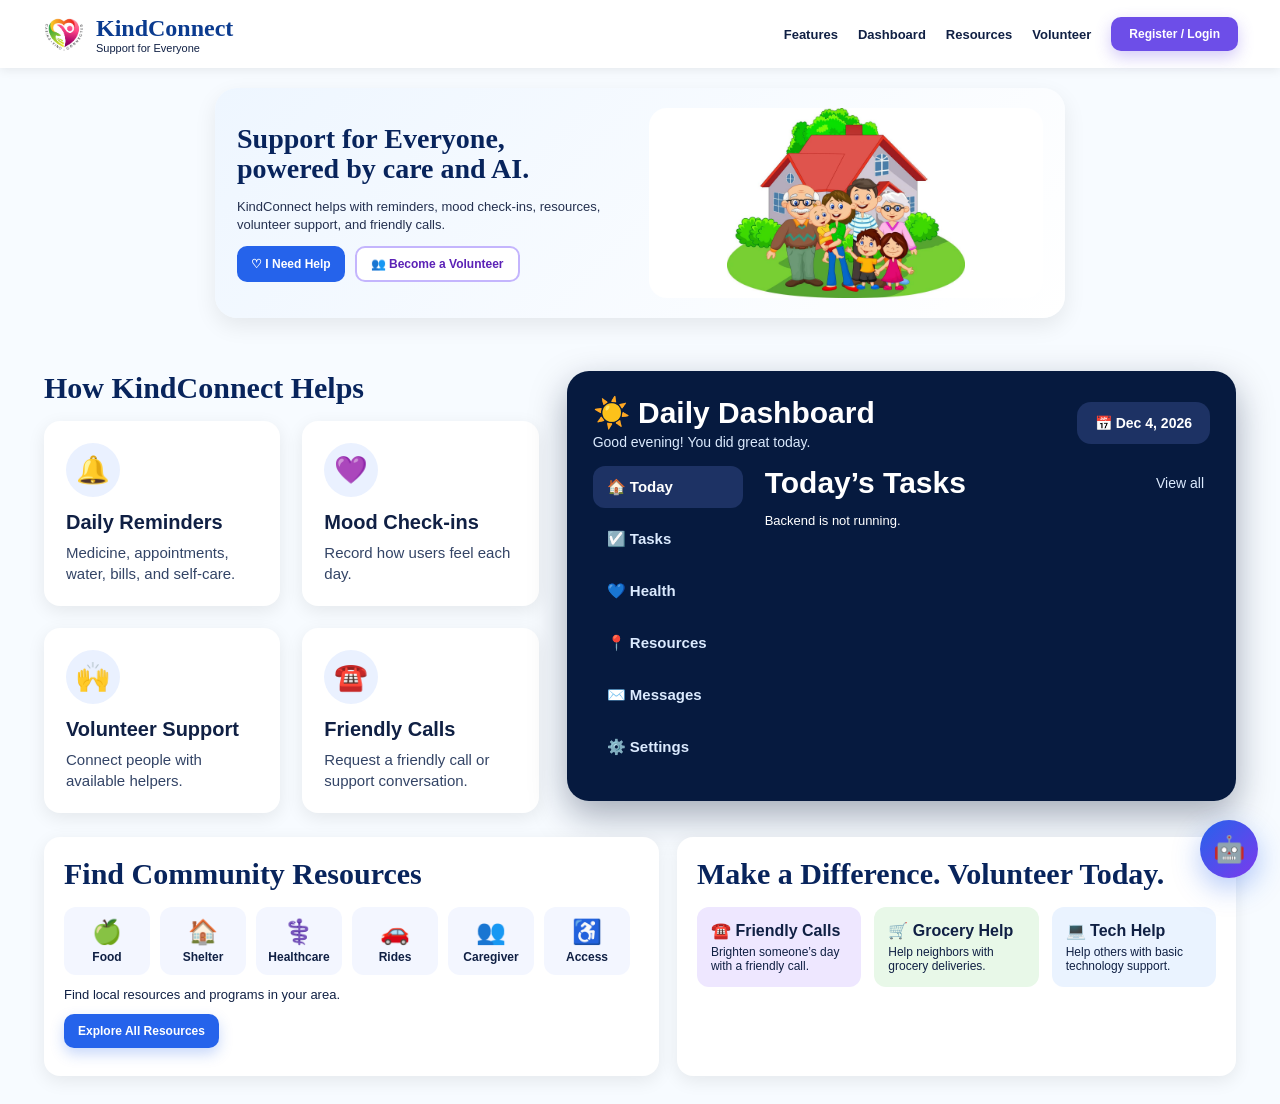
<file: frontend/index.html>
<!DOCTYPE html>
<html lang="en">

<head>
    <meta charset="UTF-8" />
    <meta name="viewport" content="width=device-width, initial-scale=1.0" />
    <title>KindConnect</title>
    <link rel="stylesheet" href="style.css">
</head>

<body>

    <header>
        <div class="logo">
            <div class="logo-circle">
                <img src=" ./images/logo.jpg" alt="KindConnect Logo">
            </div>
            <div>
                <h1>KindConnect</h1>
                <p>Support for Everyone</p>
            </div>
        </div>

        <nav>
            <a onclick="scrollToSection('features')">Features</a>
            <a onclick="scrollToSection('dashboard')">Dashboard</a>
            <a onclick="scrollToSection('resources')">Resources</a>
            <a onclick="scrollToSection('volunteer')">Volunteer</a>
            <button class="login-btn" onclick="openRegister()">Register / Login</button>
        </nav>
    </header>

    <section class="hero-small">
        <div class="hero-small-text">
            <h2>Support for Everyone,<br>powered by care and AI.</h2>

            <p>
                KindConnect helps with reminders, mood check-ins, resources,
                volunteer support, and friendly calls.
            </p>

            <div class="hero-small-buttons">
                <button onclick="openHelpRequest('General Help')">♡ I Need Help</button>
                <button onclick="openVolunteerSupport()">👥 Become a Volunteer</button>
            </div>
        </div>

        <div class="hero-small-image">
            <img src="images/KindCo.jpg" alt="KindConnect Hero Image">
        </div>
    </section>

    <main class="main">

        <div class="grid-layout">

            <div id="features">
                <h2 class="section-title">How KindConnect Helps</h2>

                <div class="feature-grid">
                    <div class="feature-card" onclick="openReminderForm('Medicine')">
                        <div class="icon-circle">🔔</div>
                        <h3>Daily Reminders</h3>
                        <p>Medicine, appointments, water, bills, and self-care.</p>
                    </div>

                    <div class="feature-card" onclick="openMoodForm()">
                        <div class="icon-circle">💜</div>
                        <h3>Mood Check-ins</h3>
                        <p>Record how users feel each day.</p>
                    </div>

                    <div class="feature-card" onclick="openVolunteerSupport()">
                        <div class="icon-circle">🙌</div>
                        <h3>Volunteer Support</h3>
                        <p>Connect people with available helpers.</p>
                    </div>

                    <div class="feature-card" onclick="openHelpRequest('Friendly Call')">
                        <div class="icon-circle">☎️</div>
                        <h3>Friendly Calls</h3>
                        <p>Request a friendly call or support conversation.</p>
                    </div>
                </div>
            </div>

            <div id="dashboard" class="dashboard">
                <div class="dashboard-top">
                    <div>
                        <h2>☀️ Daily Dashboard</h2>
                        <p id="dashboardGreeting">Good morning! You’ve got this.</p>
                    </div>

                    <div class="dashboard-date-time">
                        <div id="dashboardDate" class="dashboard-date">📅 Today</div>
                    </div>
                </div>

                <div class="dash-body">
                    <div class="side-menu">
                        <button onclick="loadDashboardData()">🏠 Today</button>
                        <button onclick="openReminderList()">☑️ Tasks</button>
                        <button onclick="openMoodList()">💙 Health</button>
                        <button onclick="openResourcesAll()">📍 Resources</button>
                        <button onclick="openMessages()">✉️ Messages</button>
                        <button onclick="openSettings()">⚙️ Settings</button>
                    </div>

                    <div class="task-panel">
                        <div class="task-header">
                            <h2>Today’s Tasks</h2>
                            <button class="view-all-btn" onclick="openReminderList()">View all</button>
                        </div>

                        <div id="dashboardTasks"></div>
                    </div>
                </div>
            </div>

        </div>

        <section id="resources" class="resources-volunteer-layout">

            <div class="resources-box">
                <h2 class="section-title">Find Community Resources</h2>

                <div class="resource-row">
                    <div class="resource-item" onclick="openResourceCategory('Food')">
                        <span class="emoji">🍏</span>Food
                    </div>

                    <div class="resource-item" onclick="openResourceCategory('Shelter')">
                        <span class="emoji">🏠</span>Shelter
                    </div>

                    <div class="resource-item" onclick="openResourceCategory('Healthcare')">
                        <span class="emoji">⚕️</span>Healthcare
                    </div>

                    <div class="resource-item" onclick="openResourceCategory('Transportation')">
                        <span class="emoji">🚗</span>Rides
                    </div>

                    <div class="resource-item" onclick="openResourceCategory('Caregiver Support')">
                        <span class="emoji">👥</span>Caregiver
                    </div>

                    <div class="resource-item" onclick="openResourceCategory('Accessibility')">
                        <span class="emoji">♿</span>Access
                    </div>
                </div>

                <p>Find local resources and programs in your area.</p>
                <button class="modal-action" onclick="openResourcesAll()">Explore All Resources</button>
            </div>

            <div id="volunteer" class="volunteer-box">
                <h2 class="section-title">Make a Difference. Volunteer Today.</h2>

                <div class="volunteer-cards">
                    <div class="volunteer-card purple" onclick="openHelpRequest('Friendly Call')">
                        <h3>☎️ Friendly Calls</h3>
                        <p>Brighten someone’s day with a friendly call.</p>
                    </div>

                    <div class="volunteer-card green" onclick="openHelpRequest('Grocery Help')">
                        <h3>🛒 Grocery Help</h3>
                        <p>Help neighbors with grocery deliveries.</p>
                    </div>

                    <div class="volunteer-card blue" onclick="openResourceCategory('Tech Help')">
                        <h3>💻 Tech Help</h3>
                        <p>Help others with basic technology support.</p>
                    </div>
                </div>
            </div>

        </section>

    </main>

    <button class="ai-float-btn" onclick="openAIChat()">🤖</button>

    <div id="modalBg" class="modal-bg">
        <div class="modal">
            <div class="modal-header">
                <h2 id="modalTitle">Title</h2>
                <button class="close-btn" onclick="closeModal()">×</button>
            </div>
            <div id="modalBody" class="modal-body"></div>
        </div>
    </div>

    <script src="script.js"></script>

</body>

</html>
</file>
<file: frontend/style.css>
* {
    box-sizing: border-box;
}

body {
    margin: 0;
    font-family: Arial, sans-serif;
    background: #f7fbff;
    color: #102044;
    font-size: 13px;
}

/* ===== HEADER ===== */

header {
    height: 68px;
    background: white;
    display: flex;
    align-items: center;
    justify-content: space-between;
    padding: 0 42px;
    box-shadow: 0 2px 10px rgba(0, 0, 0, 0.08);
    position: sticky;
    top: 0;
    z-index: 10;
}

.logo-circle {
    width: 52px;
    height: 52px;
    border-radius: 50%;
    overflow: hidden;
    display: flex;
    align-items: center;
    justify-content: center;
}

.logo-circle img {
    width: 100%;
    height: 100%;
    object-fit: cover;
}

.logo {
    display: flex;
    align-items: center;
    gap: 10px;
}

.logo-circle {
    width: 44px;
    height: 44px;
    border-radius: 50%;
    background: linear-gradient(135deg, #2563eb, #7c3aed);
    color: white;
    display: flex;
    align-items: center;
    justify-content: center;
    font-size: 22px;
}

.logo h1 {
    margin: 0;
    color: #0b3b8f;
    font-family: Georgia, serif;
    font-size: 24px;
}

.logo p {
    margin: 0;
    font-size: 11px;
}

nav {
    display: flex;
    align-items: center;
    gap: 20px;
    font-weight: bold;
    font-size: 13px;
}

nav a {
    cursor: pointer;
    text-decoration: none;
    color: #102044;
}

.login-btn {
    background: #6d4ee8;
    color: white;
    border: none;
    padding: 10px 18px;
    border-radius: 10px;
    font-weight: bold;
    cursor: pointer;
    box-shadow: 0 6px 16px rgba(109, 78, 232, 0.3);
    font-size: 12px;
}

/* ===== SMALL HERO SECTION ===== */

.hero-small {
    width: 850px;
    max-width: 90%;
    height: 230px;
    margin: 20px auto 25px auto;
    padding: 18px 22px;
    display: grid;
    grid-template-columns: 1fr 1fr;
    gap: 18px;
    align-items: center;
    background: linear-gradient(135deg, #eef6ff, #ffffff);
    border-radius: 22px;
    box-shadow: 0 8px 22px rgba(0, 0, 0, 0.08);
    overflow: hidden;
}

.hero-small-text h2 {
    font-family: Georgia, serif;
    font-size: 28px;
    line-height: 1.1;
    color: #08245c;
    margin: 0 0 10px 0;
}

.hero-small-text p {
    font-size: 13px;
    line-height: 1.4;
    color: #24304f;
    margin-bottom: 12px;
}

.hero-small-buttons {
    display: flex;
    gap: 10px;
    flex-wrap: wrap;
}

.hero-small-buttons button {
    border: none;
    border-radius: 10px;
    padding: 9px 14px;
    font-size: 12px;
    font-weight: 800;
    cursor: pointer;
    background: #2563eb;
    color: white;
}

.hero-small-buttons button:nth-child(2) {
    background: white;
    color: #5b21b6;
    border: 2px solid #c4b5fd;
}

.hero-small-image {
    width: 100%;
    height: 190px;
    overflow: hidden;
    border-radius: 18px;
    background: white;
    display: flex;
    align-items: center;
    justify-content: center;
}

.hero-small-image img {
    width: auto;
    height: 100%;
    max-width: 100%;
    object-fit: contain;
    display: block;
}

/* ===== MAIN LAYOUT ===== */

.main {
    padding: 28px 44px;
}

.grid-layout {
    display: grid;
    grid-template-columns: 0.85fr 1.15fr;
    gap: 28px;
    align-items: start;
}

h2.section-title {
    font-family: Georgia, serif;
    font-size: 30px;
    margin: 0 0 16px;
    color: #08245c;
}

/* ===== FEATURE CARDS ===== */

.feature-grid {
    display: grid;
    grid-template-columns: repeat(2, 1fr);
    gap: 22px;
}

.feature-card {
    background: white;
    border-radius: 16px;
    padding: 22px;
    min-height: 145px;
    box-shadow: 0 5px 18px rgba(0, 0, 0, 0.08);
    cursor: pointer;
    transition: 0.2s;
}

.feature-card:hover,
.resource-item:hover,
.volunteer-card:hover {
    transform: translateY(-4px);
}

.icon-circle {
    width: 54px;
    height: 54px;
    border-radius: 50%;
    display: flex;
    align-items: center;
    justify-content: center;
    font-size: 27px;
    margin-bottom: 14px;
    background: #eaf1ff;
}

.feature-card h3 {
    margin: 0 0 8px;
    font-size: 20px;
}

.feature-card p {
    margin: 0;
    line-height: 1.4;
    color: #334466;
    font-size: 15px;
}

/* ===== DASHBOARD ===== */

.dashboard {
    background: #061a3f;
    color: white;
    border-radius: 22px;
    padding: 24px 26px;
    min-height: 430px;
    max-height: 430px;
    overflow-y: auto;
    overflow-x: hidden;
    box-shadow: 0 14px 36px rgba(5, 20, 50, 0.35);
}

.dashboard::-webkit-scrollbar {
    width: 8px;
}

.dashboard::-webkit-scrollbar-track {
    background: #061a3f;
    border-radius: 10px;
}

.dashboard::-webkit-scrollbar-thumb {
    background: #3b82f6;
    border-radius: 10px;
}

.dashboard-top {
    display: flex;
    justify-content: space-between;
    align-items: center;
    margin-bottom: 16px;
}

.dashboard-title-area {
    display: flex;
    align-items: center;
    gap: 12px;
}

.sun-icon {
    font-size: 34px;
}

.dashboard-top h2 {
    color: white;
    font-size: 30px;
    margin: 0;
    font-weight: 800;
}

.dashboard-top p {
    color: #dbeafe;
    margin: 4px 0 0;
    font-size: 14px;
}

.dashboard-right-top {
    display: flex;
    align-items: center;
    gap: 14px;
}

.dashboard-date {
    background: #1d3264;
    color: white;
    padding: 13px 18px;
    border-radius: 14px;
    font-weight: 800;
    font-size: 14px;
    white-space: nowrap;
}

.profile-avatar {
    width: 48px;
    height: 48px;
    border-radius: 50%;
    background: white;
    color: #061a3f;
    display: flex;
    align-items: center;
    justify-content: center;
    font-size: 26px;
}

.dashboard-divider {
    height: 1px;
    background: rgba(255, 255, 255, 0.16);
    margin-bottom: 18px;
}

.dash-body {
    display: grid;
    grid-template-columns: 150px 1fr;
    gap: 22px;
}

.side-menu {
    display: flex;
    flex-direction: column;
    gap: 10px;
}

.side-menu button {
    width: 100%;
    background: transparent;
    border: none;
    color: #dbeafe;
    text-align: left;
    padding: 12px 14px;
    border-radius: 12px;
    font-size: 15px;
    font-weight: 700;
    cursor: pointer;
}

.side-menu button:hover,
.side-menu button:first-child {
    background: #1d3264;
    color: white;
}

.task-panel {
    min-width: 0;
}

.task-header {
    display: flex;
    justify-content: space-between;
    align-items: center;
    margin-bottom: 10px;
}

.task-header h2 {
    color: white;
    font-size: 30px;
    margin: 0;
}

.view-all-btn {
    background: transparent;
    border: none;
    color: #dbeafe;
    font-size: 14px;
    cursor: pointer;
}

.dashboard-small-title {
    color: white;
    font-size: 18px;
    margin: 12px 0 10px;
}

/* Dashboard task rows: task + time + one status */
.task-row {
    display: grid;
    grid-template-columns: 54px 1fr 95px 120px;
    align-items: center;
    gap: 12px;
    background: #102653;
    border-radius: 18px;
    padding: 14px 16px;
    margin-bottom: 12px;
    color: white;
}

.task-row strong {
    color: white;
    font-size: 15px;
}

.task-row small {
    color: #cbd5e1;
    font-size: 12px;
}

.task-icon {
    width: 42px;
    height: 42px;
    background: #2f6df6;
    border-radius: 50%;
    display: flex;
    align-items: center;
    justify-content: center;
    font-size: 22px;
}

.task-time {
    color: #e0f2fe;
    font-size: 14px;
    font-weight: 800;
    text-align: center;
}

.status-badge {
    border-radius: 999px;
    padding: 10px 14px;
    text-align: center;
    font-size: 12px;
    font-weight: 800;
    white-space: nowrap;
}

.pending-badge {
    background: #f59e0b;
    color: white;
}

.upcoming-badge {
    background: #2563eb;
    color: white;
}

.completed-badge {
    background: #16a34a;
    color: white;
}

.task-row-completed {
    background: #064e4d;
}

.completed-icon {
    background: #16a34a;
}

.clickable-task {
    cursor: pointer;
    transition: 0.2s ease;
}

.clickable-task:hover {
    background: #18346d;
    transform: translateY(-2px);
}

.complete-btn {
    display: none;
}

/* ===== RESOURCES + VOLUNTEER ===== */

.resources-volunteer-layout {
    display: grid;
    grid-template-columns: 1.1fr 1fr;
    gap: 18px;
    margin-top: 24px;
}

.resources-box,
.volunteer-box {
    background: white;
    border-radius: 16px;
    padding: 20px;
    box-shadow: 0 5px 18px rgba(0, 0, 0, 0.08);
}

.resource-row {
    display: flex;
    flex-wrap: wrap;
    gap: 10px;
    margin-top: 10px;
}

.resource-item {
    width: 86px;
    background: #f3f6ff;
    border-radius: 12px;
    padding: 11px;
    text-align: center;
    cursor: pointer;
    font-weight: bold;
    font-size: 12px;
}

.resource-item .emoji {
    font-size: 24px;
    display: block;
    margin-bottom: 4px;
}

.resources-box p {
    font-size: 13px;
    margin: 12px 0;
}

.volunteer-cards {
    display: grid;
    grid-template-columns: repeat(3, 1fr);
    gap: 13px;
}

.volunteer-card {
    padding: 14px;
    border-radius: 12px;
    cursor: pointer;
}

.volunteer-card h3 {
    font-size: 16px;
    margin: 0 0 5px;
}

.volunteer-card p {
    font-size: 12px;
    margin: 0;
}

.purple {
    background: #eee7ff;
}

.green {
    background: #e8f8e8;
}

.blue {
    background: #eaf3ff;
}

/* ===== FLOATING AI BUTTON ===== */

.ai-float-btn {
    position: fixed;
    right: 22px;
    bottom: 22px;
    width: 58px;
    height: 58px;
    border-radius: 50%;
    border: none;
    background: linear-gradient(135deg, #2563eb, #7c3aed);
    color: white;
    font-size: 26px;
    cursor: pointer;
    box-shadow: 0 10px 28px rgba(37, 99, 235, 0.35);
    z-index: 100;
}

.ai-float-btn:hover {
    transform: scale(1.08);
}

/* ===== MODAL ===== */

.modal-bg {
    display: none;
    position: fixed;
    inset: 0;
    background: rgba(0, 0, 0, 0.55);
    align-items: center;
    justify-content: center;
    z-index: 50;
    padding: 20px;
}

.modal {
    width: min(720px, 92%);
    max-height: 82vh;
    overflow: auto;
    background: white;
    border-radius: 16px;
    box-shadow: 0 15px 40px rgba(0, 0, 0, 0.3);
}

.modal-header {
    display: flex;
    justify-content: space-between;
    align-items: center;
    padding: 14px 18px;
    border-bottom: 1px solid #e5e7eb;
}

.modal-header h2 {
    margin: 0;
    font-family: Georgia, serif;
    color: #08245c;
    font-size: 21px;
}

.close-btn {
    border: none;
    background: #eff6ff;
    width: 35px;
    height: 35px;
    border-radius: 50%;
    font-size: 20px;
    cursor: pointer;
}

.modal-body {
    padding: 16px;
    font-size: 16px;
}

.info-card {
    border: 1px solid #dbe5f7;
    background: #f8fbff;
    border-radius: 10px;
    padding: 11px;
    margin-bottom: 9px;
}

.info-card h3 {
    font-size: 15px;
    margin-top: 0;
}

.info-card p {
    font-size: 12px;
}

.form-group {
    margin-bottom: 10px;
}

.form-group label {
    display: block;
    font-weight: bold;
    margin-bottom: 5px;
    font-size: 12px;
}

.form-group input,
.form-group select,
.form-group textarea {
    width: 100%;
    padding: 8px;
    border-radius: 8px;
    border: 1px solid #cbd5e1;
    font-size: 12px;
}

.form-group textarea {
    min-height: 65px;
}

.modal-action {
    background: #2563eb;
    color: white;
    border: none;
    border-radius: 10px;
    padding: 10px 14px;
    cursor: pointer;
    font-weight: bold;
    margin-right: 8px;
    margin-bottom: 8px;
    font-size: 12px;
    box-shadow: 0 6px 14px rgba(37, 99, 235, 0.25);
}

.modal-action:hover {
    background: #1d4ed8;
    transform: translateY(-1px);
}

.result-box,
.success-box {
    margin-top: 10px;
    background: #f0fdf4;
    border-left: 5px solid #22c55e;
    padding: 12px;
    border-radius: 10px;
    white-space: pre-wrap;
    font-size: 12px;
    color: #102044;
    line-height: 1.5;
}

/* ===== AI CHAT ===== */

.ai-conversation {
    background: #ffffff;
    border: 1px solid #dbeafe;
    border-radius: 12px;
    padding: 10px;
    height: 220px;
    overflow-y: auto;
    margin: 10px 0;
}

.chat-message {
    padding: 8px 10px;
    border-radius: 12px;
    margin-bottom: 8px;
    font-size: 12px;
    line-height: 1.4;
    max-width: 85%;
    white-space: pre-wrap;
}

.user-chat {
    background: #2563eb;
    color: white;
    margin-left: auto;
    border-bottom-right-radius: 3px;
}

.bot-chat {
    background: #eaf1ff;
    color: #102044;
    margin-right: auto;
    border-bottom-left-radius: 3px;
}

.thinking-chat {
    background: #f0fdf4;
    color: #166534;
    margin-right: auto;
    font-style: italic;
}

.ai-input-row {
    display: grid;
    grid-template-columns: 1fr 70px;
    gap: 8px;
    align-items: stretch;
}

.ai-input-row textarea {
    width: 100%;
    min-height: 55px;
    border: 1px solid #cbd5e1;
    border-radius: 12px;
    padding: 9px;
    font-size: 12px;
    outline: none;
    resize: vertical;
}

.ai-input-row button {
    border: none;
    background: #2563eb;
    color: white;
    border-radius: 12px;
    font-size: 12px;
    font-weight: bold;
    cursor: pointer;
}

/* ===== MOOD POPUPS ===== */

.mood-flyer {
    text-align: left;
    border-radius: 18px;
    padding: 26px;
}

.mood-flyer h1 {
    font-family: Georgia, serif;
    margin-top: 0;
    font-size: 30px;
    color: #071a44;
}

.mood-flyer h2 {
    color: #123a8c;
    font-size: 22px;
    margin-top: 18px;
}

.mood-flyer p {
    font-size: 16px;
    color: #071a44;
    line-height: 1.5;
}

.sad-flyer {
    background: linear-gradient(135deg, #eff6ff, #ffffff);
    border-left: 7px solid #60a5fa;
}

.lonely-flyer {
    background: linear-gradient(135deg, #f5f3ff, #ffffff);
    border-left: 7px solid #8b5cf6;
}

.stressed-flyer {
    background: linear-gradient(135deg, #ecfdf5, #ffffff);
    border-left: 7px solid #22c55e;
}

.flyer-box {
    background: white;
    border-radius: 16px;
    padding: 18px;
    margin: 18px 0;
    box-shadow: 0 6px 18px rgba(0, 0, 0, 0.08);
}

.flyer-box h3 {
    margin-top: 0;
    font-size: 18px;
    color: #071a44;
}

.flyer-box p {
    margin: 10px 0;
    font-size: 15px;
}

.popup-button-row {
    display: flex;
    flex-wrap: wrap;
    gap: 12px;
    margin-top: 22px;
}

.popup-button-row button {
    border: none;
    background: #2563eb;
    color: white;
    border-radius: 10px;
    padding: 12px 18px;
    font-size: 15px;
    font-weight: bold;
    cursor: pointer;
    box-shadow: 0 6px 14px rgba(37, 99, 235, 0.25);
}

.popup-button-row button:hover {
    background: #1d4ed8;
    transform: translateY(-1px);
}

.funny-talk-card {
    background: #fff7ed;
    border-left: 7px solid #f97316;
    padding: 24px;
    border-radius: 18px;
}

.funny-talk-card h2 {
    color: #9a3412;
    margin-top: 0;
}

.kind-talk-card {
    background: #f5f3ff;
    border-left: 7px solid #8b5cf6;
    padding: 24px;
    border-radius: 18px;
}

.kind-talk-card h2 {
    color: #4c1d95;
    margin-top: 0;
}

.stress-break-card {
    background: #ecfdf5;
    border-left: 7px solid #22c55e;
    padding: 24px;
    border-radius: 18px;
}

.stress-break-card h2 {
    color: #166534;
    margin-top: 0;
}

.funny-talk-card p,
.kind-talk-card p,
.stress-break-card p {
    font-size: 16px;
    color: #071a44;
}

.kind-line {
    background: white;
    padding: 12px;
    border-radius: 12px;
    font-weight: bold;
}

/* ===== FOOTER ===== */

footer {
    display: none;
}

/* ===== RESPONSIVE ===== */

@media (max-width: 1000px) {

    header,
    .main {
        padding-left: 20px;
        padding-right: 20px;
    }

    nav {
        display: none;
    }

    .hero-small {
        width: 92%;
        height: auto;
        grid-template-columns: 1fr;
    }

    .hero-small-image {
        height: 180px;
    }

    .grid-layout,
    .resources-volunteer-layout {
        grid-template-columns: 1fr;
    }

    .feature-grid,
    .volunteer-cards {
        grid-template-columns: 1fr;
    }

    .dash-body {
        grid-template-columns: 1fr;
    }

    .dashboard {
        max-height: 430px;
        overflow-y: auto;
    }

    .task-row {
        grid-template-columns: 45px 1fr;
    }

    .task-time,
    .status-badge {
        grid-column: 2;
        text-align: left;
        width: fit-content;
    }
}
</file>
